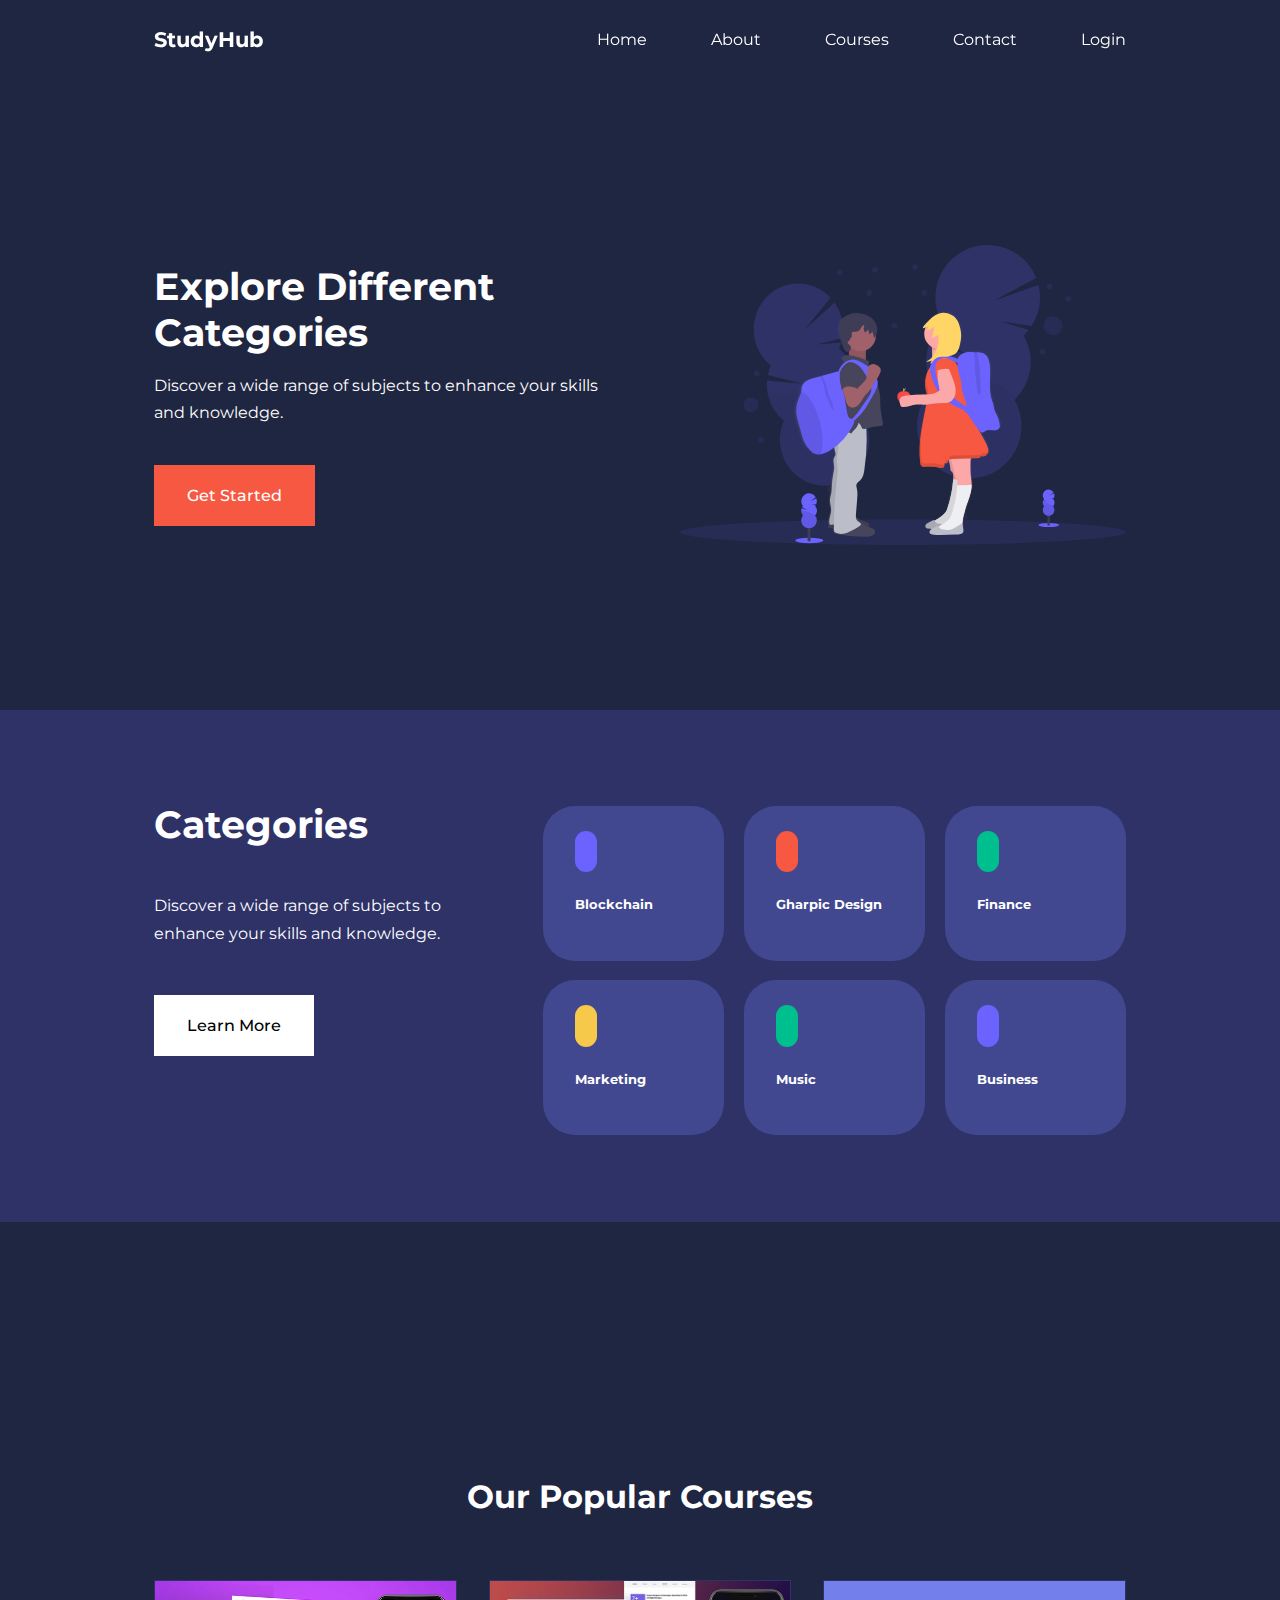
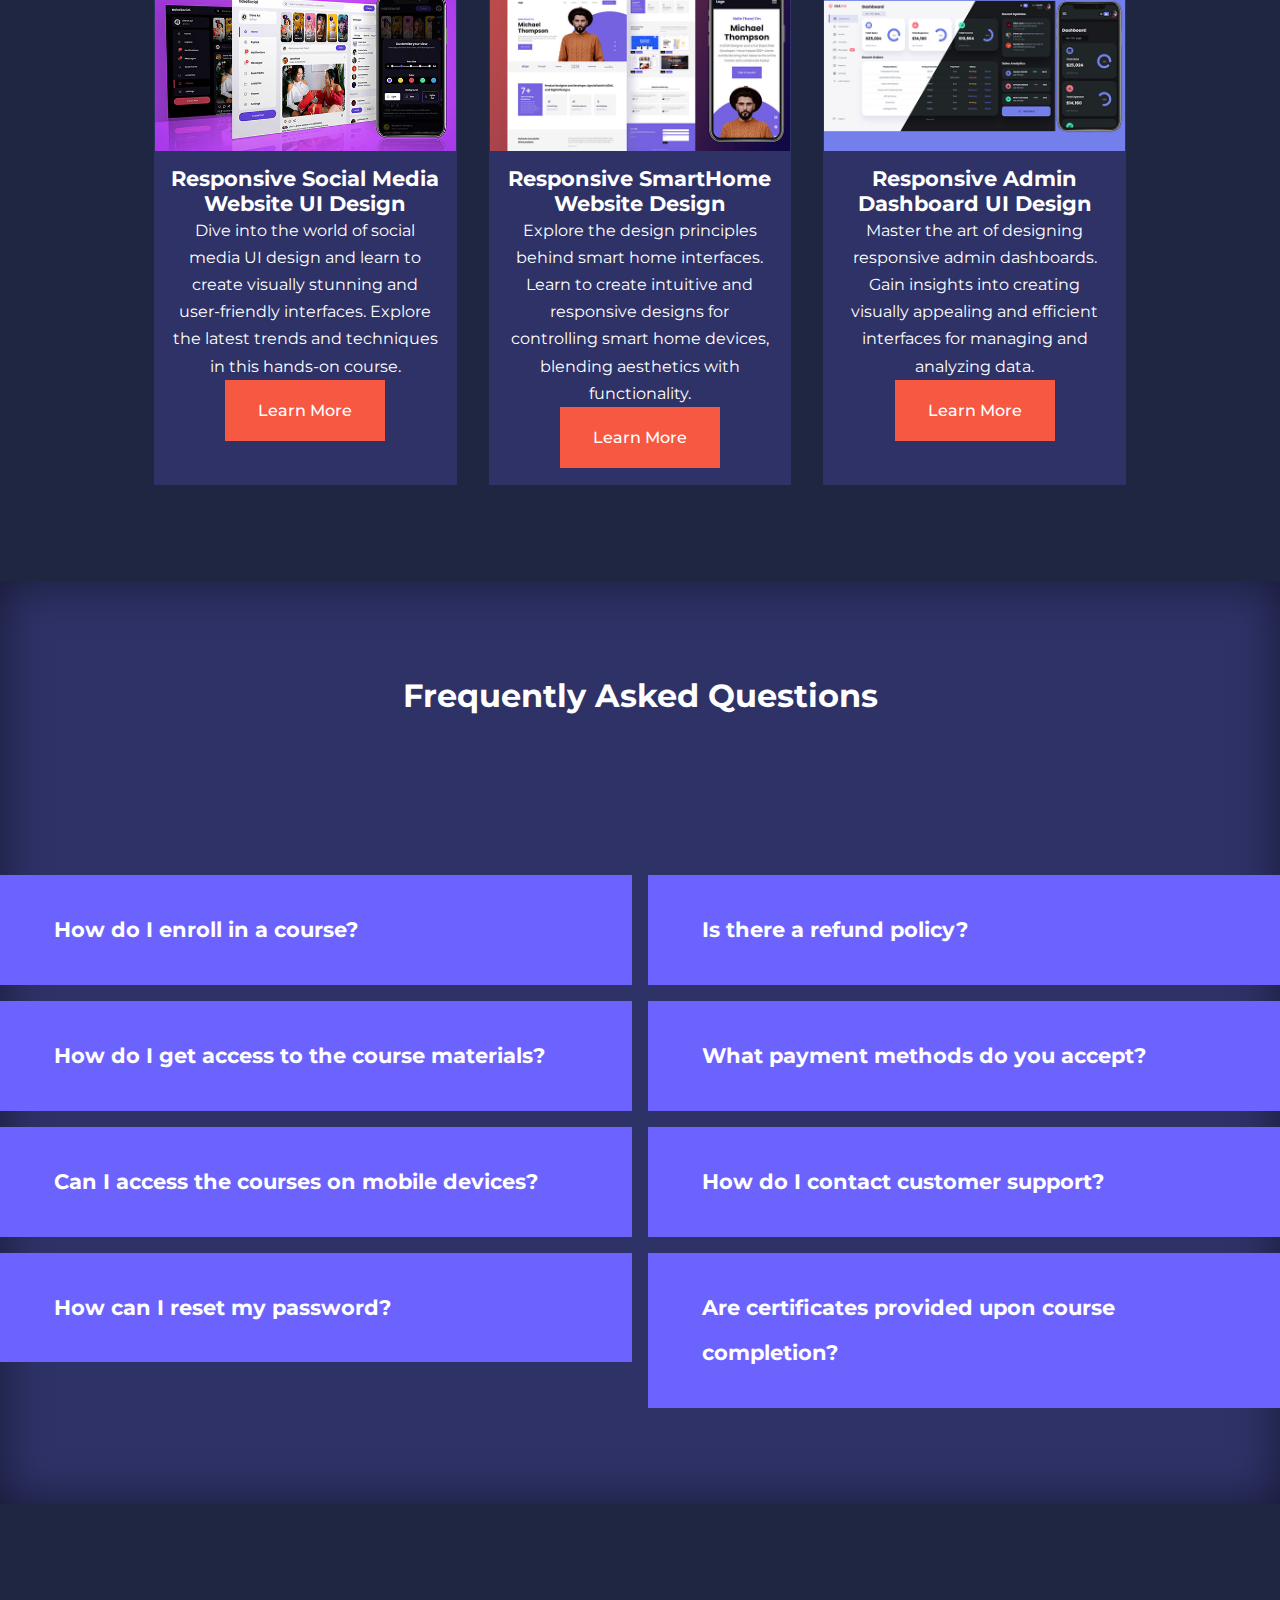
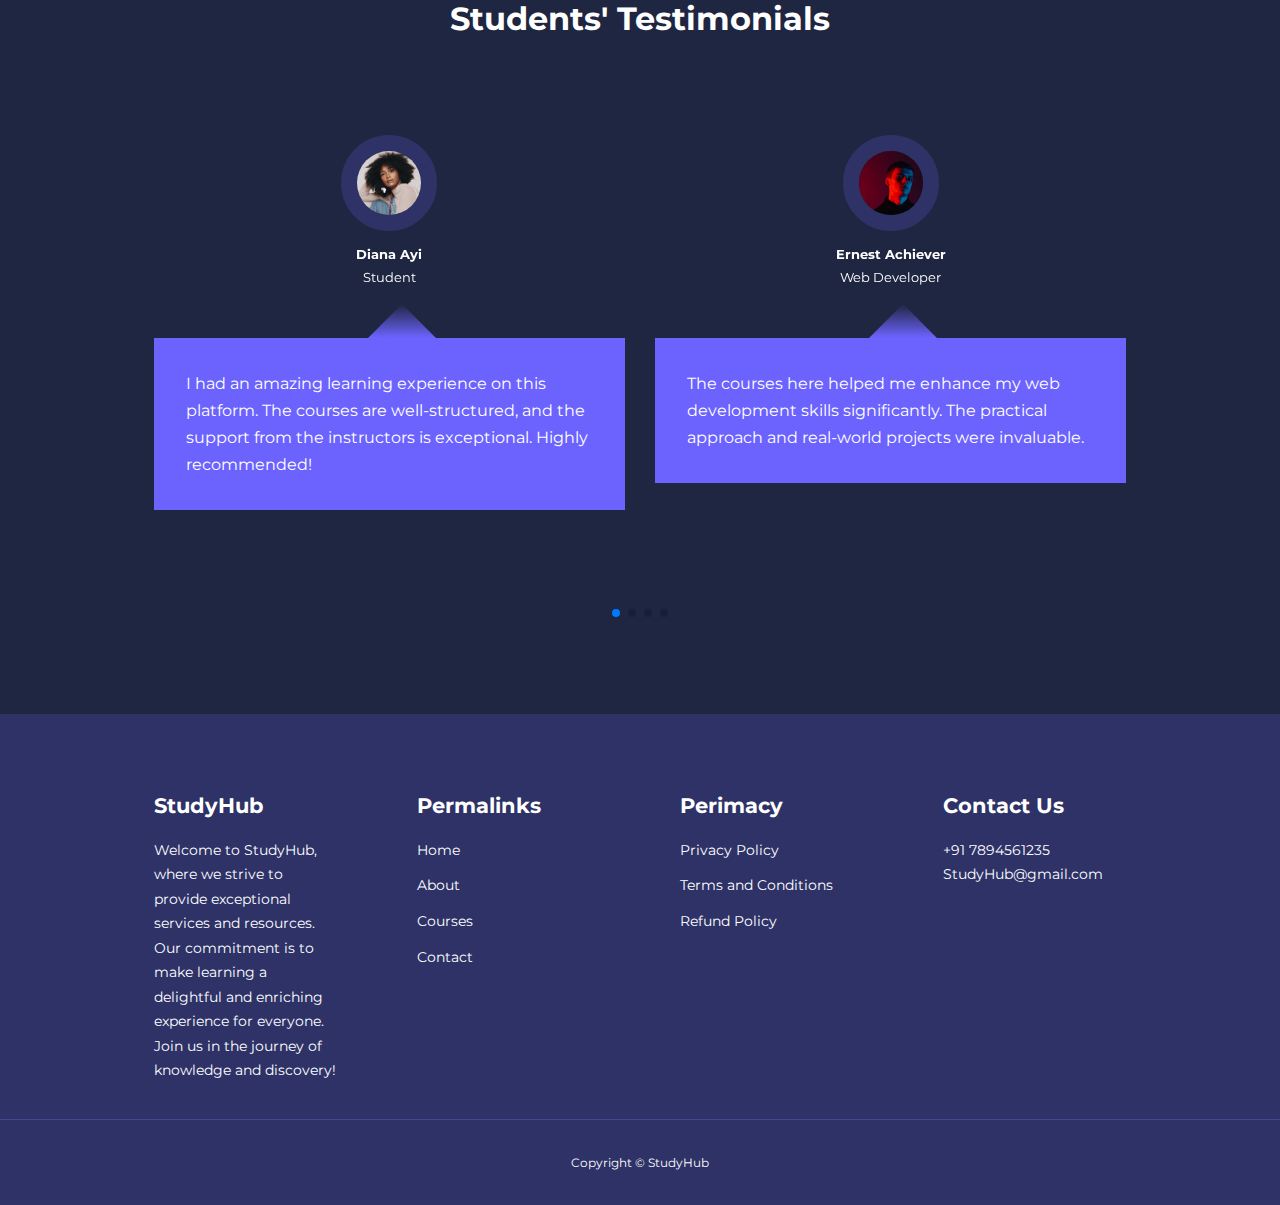
<file: Project/index.html>
<!DOCTYPE html>
<html lang="en">
<head>
    <meta charset="UTF-8">
    <meta name="viewport" content="width=device-width, initial-scale=1.0">
    <title>LMS</title>

    <!--ICONSCOUT CDN-->

    <link rel="stylesheet" href="https://unicons.iconscout.com/release/v4.0.8/css/line.css">

    <!-- GOOGLE FONTS (MONTSERRAT)-->
    <link rel="preconnect" href="https://fonts.googleapis.com">
    <link rel="preconnect" href="https://fonts.gstatic.com" crossorigin>
    <link href="https://fonts.googleapis.com/css2?family=Montserrat:ital,wght@0,300;0,400;0,500;0,600;0,700;0,900;1,800&display=swap"   
    rel="stylesheet">


    <!-- SWIPER JS -->
    <link rel="stylesheet" href="https://cdn.jsdelivr.net/npm/swiper@10/swiper-bundle.min.css"/>

    <link rel="stylesheet" href="./css/style.css">
</head>
<body>
    <nav>
        <div class="container nav_container">
            <a href="index.html"><h4>StudyHub</h4></a>
            <ul class="nav_menu">
                <li><a href="index.html">Home</a></li>
                <li><a href="about.html">About</a></li>
                <li><a href="courses.html">Courses</a></li>
                <li><a href="contact.html">Contact</a></li>
                <li><a href="login.html">Login</a></li>
            </ul>
            <button id="open-menu-btn"><i class="uil uil-bars"></i></button>
            <button id="close-menu-btn"><i class="uil uil-multiply"></i></button>
        </div>
    </nav>
    <!-- ========================== END OF NAV ==========================-->

<header>
    <div class="container header_container">
        <div class="header_left">
            <h1> Explore Different Categories</h1>
            <p>Discover a wide range of subjects to enhance your skills and knowledge. </p>
            <a href="courses.html" class="btn btn-primary">Get Started</a>
        </div>
        <div class="header_right">
            <div class="header_right-image">
                <img src="./images/header.svg">
            </div>

        </div>
    </div>
</header>
 <!-- ========================== END OF HEADER ==========================-->


  <section class="categories">
    <div class="container categories_container">
        <div class="categories_left">
            <h1>Categories</h1>
            <p>
                Discover a wide range of subjects to enhance your skills and knowledge.
            </p>
            <a href="#" class="btn">Learn More</a>
        </div>
        <div class="categories_right">
            <article class="category">
                <span class="category_icon"><i class="uil uil-bitcoin-circle"></i></span>
                <h5>Blockchain</h5>
               <!--<p>Have to come </p>-->
            </article>

            <article class="category">
                <span class="category_icon"><i class="uil uil-palette"></i></span>
                <h5>Gharpic Design</h5>
                <!--<p>Have to come </p>-->
            </article>

            <article class="category">
                <span class="category_icon"><i class="uil-usd-circle"></i></span>
                <h5>Finance</h5>
                <!--<p>Have to come </p>-->
            </article>
            <article class="category">
                <span class="category_icon"><i class="uil uil-megaphone"></i></span>
                <h5>Marketing</h5>
               <!--- <p>Have to come </p>-->
            </article>
            <article class="category">
                <span class="category_icon"><i class="uil uil-music"></i></span>
                <h5>Music</h5>
                <!--<p>Have to come </p>-->
            </article>
            <article class="category">
                <span class="category_icon"><i class="uil uil-puzzle-piece"></i></span>
                <h5>Business</h5>
               <!-- <p>Have to come </p>-->
            </article>
            
        </div>
    </div>
  </section>

   <!-- ========================== END OF CATOGARIES ==========================-->




   <section class="courses">
    <h2>Our Popular Courses</h2>
    <div class="container courses_container">
        <article class="course">
            <div class="course_image">
                <img src="./images/course1.jpg">
            </div>
            <div class="course_info">
            <h4>Responsive Social Media Website UI Design</h4>
            <p>
                Dive into the world of social media UI design and learn to create visually stunning and user-friendly interfaces. Explore the latest trends and techniques in this hands-on course.
            </p>
            <a href="courses.html" class="btn btn-primary">Learn More</a>
            </div>
        </article>

        <article class="course">
            <div class="course_image">
                <img src="./images/course2.jpg">
            </div>
            <div class="course_info">
            <h4>Responsive SmartHome Website Design</h4>
            <p>
                Explore the design principles behind smart home interfaces. Learn to create intuitive and responsive designs for controlling smart home devices, blending aesthetics with functionality. 
            </p>
            <a href="courses.html" class="btn btn-primary">Learn More</a>
            </div>
        </article>

        <article class="course">
            <div class="course_image">
                <img src="./images/course3.jpg">
            </div>
            <div class="course_info">
            <h4>Responsive Admin Dashboard UI Design</h4>
            <p>
                Master the art of designing responsive admin dashboards. Gain insights into creating visually appealing and efficient interfaces for managing and analyzing data.
            </p>
            <a href="courses.html" class="btn btn-primary">Learn More</a>
            </div>
        </article>

    </div>
   </section>


   
   <!-- ========================== END OF COURSES ==========================-->

   


   <section class="faqs">
    <h2>Frequently Asked Questions</h2>
    <div class="courses faqs_container">
        <article class="faq">
            <div class="faq_icon"><i class="uil uil-plus"></i></div>  
            <div class="question_answer">
            <h4>How do I enroll in a course?</h4>
            <p>
                To enroll in a course, simply navigate to the course page and click on the "Enroll" button. Follow the on-screen instructions to complete the enrollment process.  
            </p>
            </div>
        </article>

        <article class="faq">
            <div class="faq_icon"><i class="uil uil-plus"></i></div>  
            <div class="question_answer">
            <h4>Is there a refund policy?</h4>
            <p>
                Yes, we have a refund policy. If you are not satisfied with the course, you can request a refund within 30 days of purchase. Please review our <a href="refund-policy.html">refund policy</a> for more details.  
            </p>
            </div>
        </article>

        <article class="faq">
            <div class="faq_icon"><i class="uil uil-plus"></i></div>  
            <div class="question_answer">
            <h4>How do I get access to the course materials?</h4>
            <p>
                Once you enroll in a course, you will gain immediate access to the course materials. Simply log in to your account and navigate to the course page to start your learning journey. 
            </p>
            </div>
        </article>

        <article class="faq">
            <div class="faq_icon"><i class="uil uil-plus"></i></div>  
            <div class="question_answer">
            <h4>What payment methods do you accept?</h4>
            <p>
                We accept various payment methods, including UPI ,Credit Cards and PayPal. During the checkout process, you can choose the payment method that suits you best and complete your purchase securely. 
            </p>
            </div>
        </article>

        <article class="faq">
            <div class="faq_icon"><i class="uil uil-plus"></i></div>  
            <div class="question_answer">
            <h4>Can I access the courses on mobile devices?</h4>
            <p>
                Absolutely! Our platform is designed to be mobile-friendly. You can access your courses and learning materials on a wide range of devices, including smartphones and tablets. 
            </p>
            </div>
        </article>

        <article class="faq">
            <div class="faq_icon"><i class="uil uil-plus"></i></div>  
            <div class="question_answer">
            <h4>How do I contact customer support?</h4>
            <p>
                If you have any questions or need assistance, our customer support team is here to help. You can reach out to us through the <a href="contact.html">"Contact Page"</a>, and we'll respond as quickly as possible. 
            </p>
            </div>
        </article>

        <article class="faq">
            <div class="faq_icon"><i class="uil uil-plus"></i></div>  
            <div class="question_answer">
            <h4>How can I reset my password?</h4>
            <p>
                If you forget your password, you can easily reset it by clicking on the <a href="/Project/forgetpassword.html">"Forgot Password"</a> link on the login page. Follow the instructions sent to your email to create a new password. 
            </p>
            </div>
        </article>

        <article class="faq">
            <div class="faq_icon"><i class="uil uil-plus"></i></div>  
            <div class="question_answer">
            <h4>Are certificates provided upon course completion?</h4>
            <p>
                Yes, upon successful completion of a course, you will receive a certificate. You can download and share your certificate directly from your profile. 
            </p>
            </div>
        </article>
      </div>
   </section>
   <!-- ========================== END OF FAQs ==========================-->

<section class="container testimonials_container mySwiper">
    <h2>Students' Testimonials</h2>
    <div class="swiper-wrapper">
        <article class="testimonial swiper-slide">
         <div class="avatar">
            <img src="./images/avatar1.jpg">
         </div>   
         <div class="testimonial_info">
            <h5>Diana Ayi</h5>
            <small>Student</small>
         </div>
         <div class="testimonial_body">
            <p>I had an amazing learning experience on this platform. The courses are well-structured, and the support from the instructors is exceptional. Highly recommended!</p>
         </div>
        </article> 

        <article class="testimonial swiper-slide">
            <div class="avatar">
               <img src="./images/avatar2.jpg">
            </div>   
            <div class="testimonial_info">
               <h5>Ernest Achiever</h5>
               <small>Web Developer</small>
            </div>
            <div class="testimonial_body">
               <p>The courses here helped me enhance my web development skills significantly. The practical approach and real-world projects were invaluable.</p>
            </div>
           </article> 

           <article class="testimonial swiper-slide">
            <div class="avatar">
               <img src="./images/avatar3.jpg">
            </div>   
            <div class="testimonial_info">
               <h5>Edem Quist </h5>
               <small>Student</small>
            </div>
            <div class="testimonial_body">
               <p>I had an incredible learning journey on this platform. The courses are top-notch, and the community support is outstanding. Thank you for making education accessible and enjoyable!</p>
            </div>
           </article> 

           <article class="testimonial swiper-slide">
            <div class="avatar">
               <img src="./images/avatar4.jpg">
            </div>   
            <div class="testimonial_info">
               <h5>HAjia Bintu  </h5>
               <small>Student</small>
            </div>
            <div class="testimonial_body">
               <p>The web development courses here transformed my career. The hands-on projects gave me the confidence to take on real-world challenges. Highly recommend it to anyone serious about learning.</p>
            </div>
           </article> 

           <article class="testimonial swiper-slide">
            <div class="avatar">
               <img src="./images/avatar5.jpg">
            </div>   
            <div class="testimonial_info">
               <h5>Jane Doe</h5>
               <small>Student</small>
            </div>
            <div class="testimonial_body">
               <p>This platform is a game-changer! The courses are not only informative but also enjoyable. The instructors are knowledgeable, and the learning resources are comprehensive. Excited for what's next!</p>
            </div>
           </article> 
    </div>
    <div class="swiper-pagination"></div>
</section>

   <!-- ========================== END OF TESTIMONIAL ==========================-->



<footer class="footer">
    <div class="container footer_container">
        <div class="footer_1">
            <a href="index.html" class="footer_logo"><h4>StudyHub</h4></a>
            <p>
                Welcome to StudyHub, where we strive to provide exceptional services and resources. Our commitment is to make learning a delightful and enriching experience for everyone. Join us in the journey of knowledge and discovery!
            </p>
        </div>
        <div class="footer_2">
            <h4>Permalinks</h4>
            <ul class="permalinks">
                <li><a href="index.html">Home</a></li>
                <li><a href="about.html">About</a></li>
                <li><a href="courses.html">Courses</a></li>
                <li><a href="contact.html">Contact</a></li>
            </ul>
        </div>
        <div class="footer_3">
            <h4>Perimacy</h4>
            <ul class="permalinks">
                <li><a href="Privacy Policy.html">Privacy Policy</a></li>
                <li><a href="Tearms .html">Terms and Conditions</a></li>
                <li><a href="#">Refund Policy</a></li>
            </ul>
        </div>

        <div class="footer_4">
            <h4>Contact Us</h4>
            <div>
                <p>+91 7894561235</p>
                <p>StudyHub@gmail.com</p>
            </div>
            <ul class="footer_socials">
                <li><a href="#"><i class="uil uil-facebook-f"></i></a></li>
                <li><a href="#"><i class="uil uil-instagram-alt"></i></a></li>
                <li><a href="#"><i class="uil uil-twitter"></i></a></li>
                <li><a href="#"><i class="uil uil-link-alt"></i></a></li>
            </ul>
        </div>
    </div>
    <div class="footer_copyright">
        <small>Copyright &copy; StudyHub</small>
    </div>
</footer>



    <script src="https://cdn.jsdelivr.net/npm/swiper@10/swiper-bundle.min.js"></script>
    <script src="./main.js"></script>

                     
    <script>
        var swiper = new Swiper(".mySwiper", {
      slidesPerView: 1,
      spaceBetween: 30,
      pagination: {
        el: ".swiper-pagination",
        clickable: true,
      },
          // when window width is >= 600px
      breakpoints: {
        600: {
            slidesPerView: 2
        }
    }
    });


    </script>
</body>
</html>
</file>
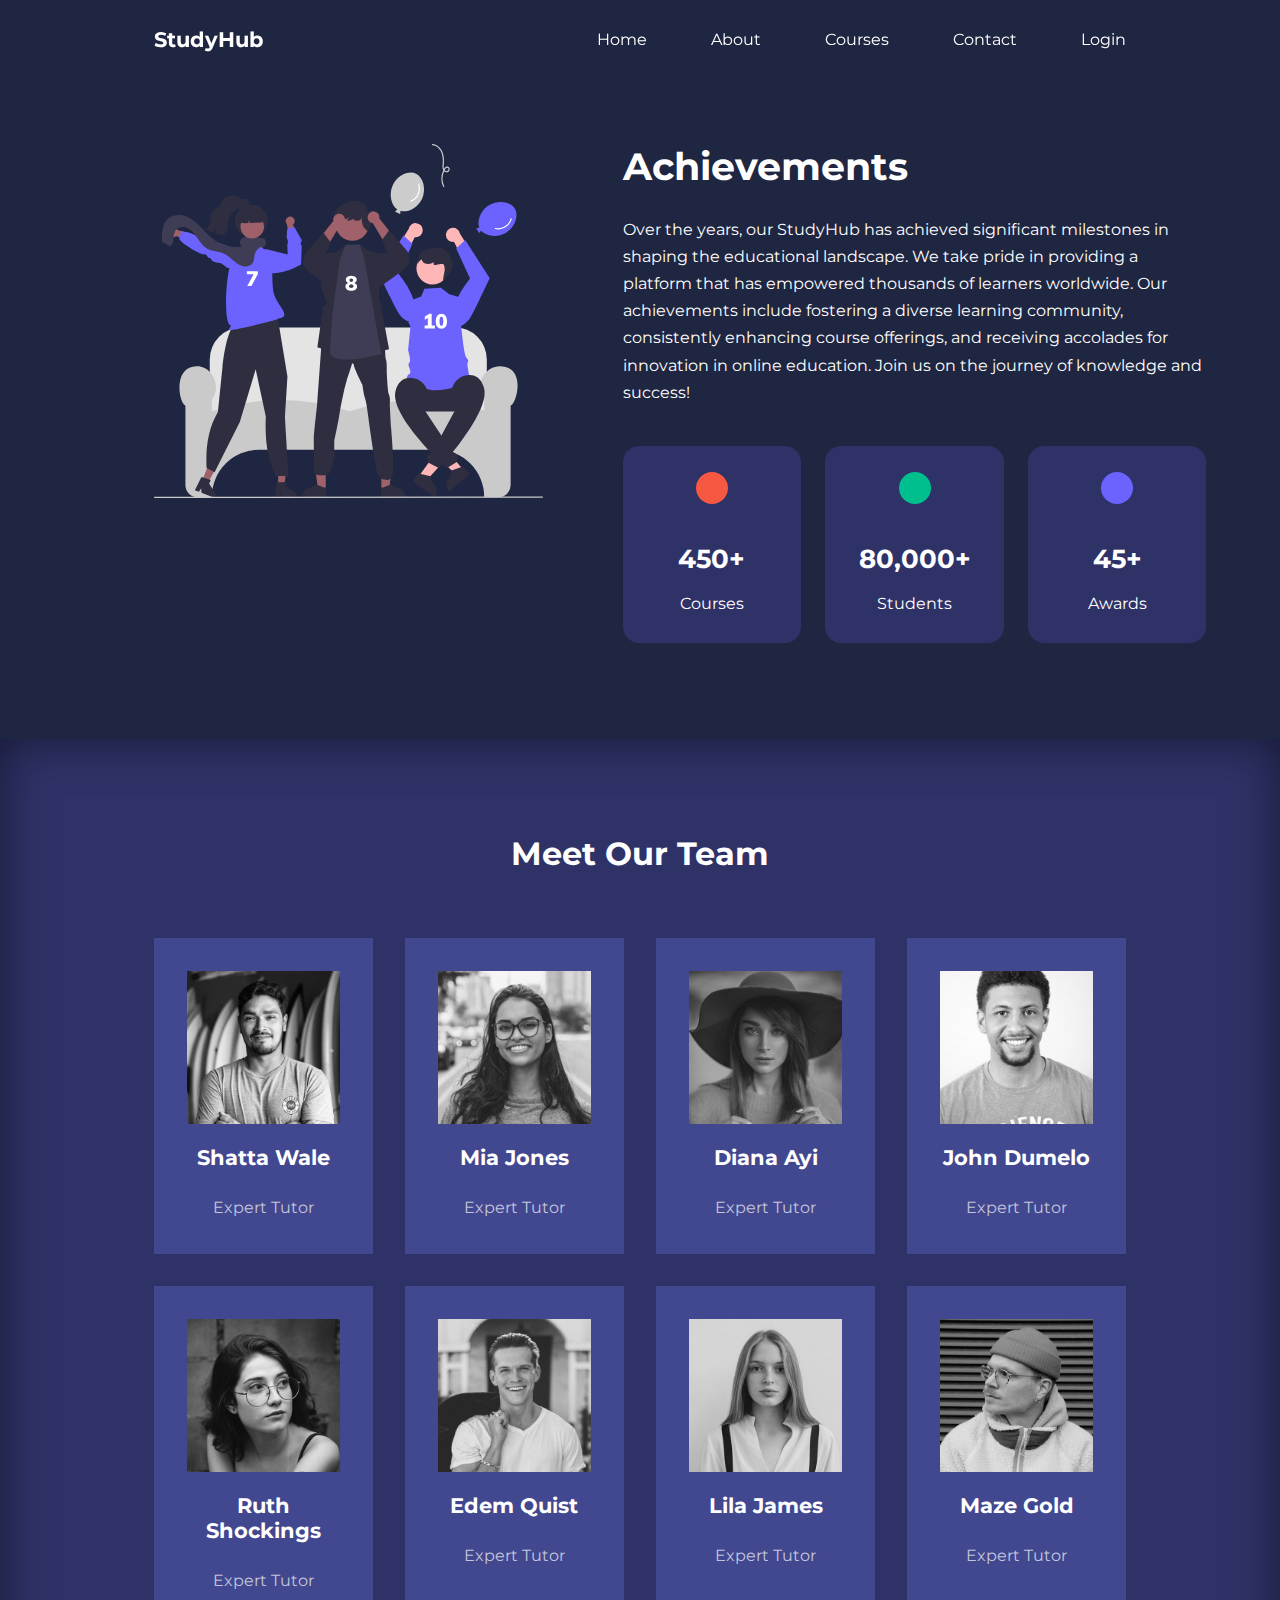
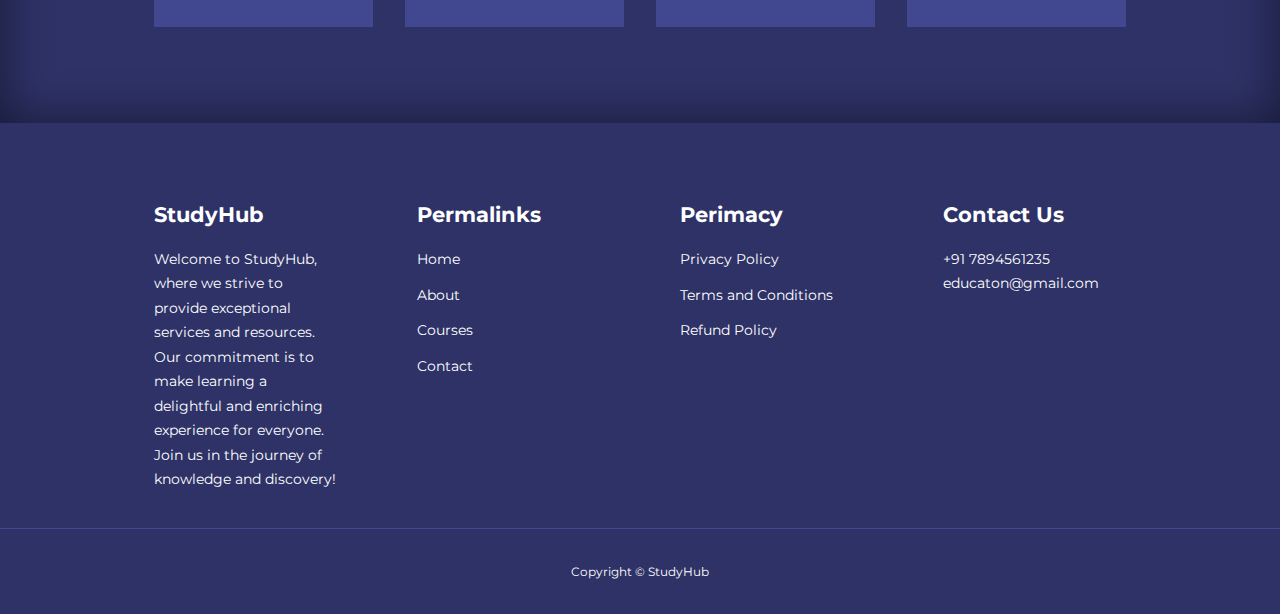
<file: Project/about.html>
<!DOCTYPE html>
<html lang="en">
<head>
    <meta charset="UTF-8">
    <meta name="viewport" content="width=device-width, initial-scale=1.0">
    <title>LMS</title>

    <!--ICONSCOUT CDN-->

    <link rel="stylesheet" href="https://unicons.iconscout.com/release/v4.0.8/css/line.css">

    <!-- GOOGLE FONTS (MONTSERRAT)-->
    <link rel="preconnect" href="https://fonts.googleapis.com">
    <link rel="preconnect" href="https://fonts.gstatic.com" crossorigin>
    <link href="https://fonts.googleapis.com/css2?family=Montserrat:ital,wght@0,300;0,400;0,500;0,600;0,700;0,900;1,800&display=swap"   
    rel="stylesheet">

    <link rel="stylesheet" href="./css/style.css">
    <link rel="stylesheet" href="./css/about.css">
</head>
<body>
    <nav>
        <div class="container nav_container">
            <a href="index.html"><h4>StudyHub</h4></a>
            <ul class="nav_menu">
                <li><a href="index.html">Home</a></li>
                <li><a href="about.html">About</a></li>
                <li><a href="courses.html">Courses</a></li>
                <li><a href="contact.html">Contact</a></li>
                <li><a href="login.html">Login</a></li>
            </ul>
            <button id="open-menu-btn"><i class="uil uil-bars"></i></button>
            <button id="close-menu-btn"><i class="uil uil-multiply"></i></button>
        </div>
    </nav>
    <!-- ========================== END OF NAV ==========================-->



    <section class="about_achievements">
        <div class="container about_achievements-container">
            <div class="about_achievements-left">
                <img src="./images/about achievements.svg">
            </div>
            <div class="about_achievements-right">
                <h1>Achievements</h1>
                <p>Over the years, our StudyHub has achieved significant milestones in shaping the educational landscape. We take pride in providing a platform that has empowered thousands of learners worldwide. Our achievements include fostering a diverse learning community, consistently enhancing course offerings, and receiving accolades for innovation in online education. Join us on the journey of knowledge and success!</p>
                <div class="achievements_cards">
                    <article class="achievement_card">
                        <span class="achievement_icon">
                            <i class="uil uil-video"></i>
                        </span>
                        <h3>450+</h3>
                        <p>Courses</p>
                    </article>
    
                    <article class="achievement_card">
                        <span class="achievement_icon">
                            <i class="uil uil-users-alt"></i>
                        </span>
                        <h3>80,000+</h3>
                        <p>Students</p>
                    </article>
    
                    <article class="achievement_card">
                        <span class="achievement_icon">
                            <i class="uil uil-trophy"></i>
                        </span>
                        <h3>45+</h3>
                        <p>Awards</p>
                    </article>
                </div>
            </div>
        </div>
    </section>
   <!-- ========================== END OF ACHIEVEMENTS ==========================-->


    <section class="team">
        <h2>Meet Our Team</h2>
        <div class="container team_container">
            <article class="team_member">
                <div class="team_member-image">
                    <img src="./images/tm1.jpg">
                </div>
                <div class="team_member-info">
                    <h4>Shatta Wale</h4>
                    <p>Expert Tutor</p>
                </div>
                <div class="team_member-socials">
                    <a href="https://instagram.com" target="_blank"><i class="uil uil-instagram"></i></a>
                    <a href="https://twitter.com" target="_blank"><i class="uil uil-twitter-alt"></i></a>
                    <a href="https://linkedin.com" target="_blank"><i class="uil uil-linkedin"></i></a>
                </div>
            </article>

            <article class="team_member">
                <div class="team_member-image">
                    <img src="./images/tm2.jpg">
                </div>
                <div class="team_member-info">
                    <h4>Mia Jones</h4>
                    <p>Expert Tutor</p>
                </div>
                <div class="team_member-socials">
                    <a href="https://instagram.com" target="_blank"><i class="uil uil-instagram"></i></a>
                    <a href="https://twitter.com" target="_blank"><i class="uil uil-twitter-alt"></i></a>
                    <a href="https://linkedin.com" target="_blank"><i class="uil uil-linkedin"></i></a>
                </div>
            </article>

            <article class="team_member">
                <div class="team_member-image">
                    <img src="./images/tm3.jpg">
                </div>
                <div class="team_member-info">
                    <h4>Diana Ayi</h4>
                    <p>Expert Tutor</p>
                </div>
                <div class="team_member-socials">
                    <a href="https://instagram.com" target="_blank"><i class="uil uil-instagram"></i></a>
                    <a href="https://twitter.com" target="_blank"><i class="uil uil-twitter-alt"></i></a>
                    <a href="https://linkedin.com" target="_blank"><i class="uil uil-linkedin"></i></a>
                </div>
            </article>

            <article class="team_member">
                <div class="team_member-image">
                    <img src="./images/tm4.jpg">
                </div>
                <div class="team_member-info">
                    <h4>John Dumelo</h4>
                    <p>Expert Tutor</p>
                </div>
                <div class="team_member-socials">
                    <a href="https://instagram.com" target="_blank"><i class="uil uil-instagram"></i></a>
                    <a href="https://twitter.com" target="_blank"><i class="uil uil-twitter-alt"></i></a>
                    <a href="https://linkedin.com" target="_blank"><i class="uil uil-linkedin"></i></a>
                </div>
            </article>

            <article class="team_member">
                <div class="team_member-image">
                    <img src="./images/tm5.jpg">
                </div>
                <div class="team_member-info">
                    <h4>Ruth Shockings</h4>
                    <p>Expert Tutor</p>
                </div>
                <div class="team_member-socials">
                    <a href="https://instagram.com" target="_blank"><i class="uil uil-instagram"></i></a>
                    <a href="https://twitter.com" target="_blank"><i class="uil uil-twitter-alt"></i></a>
                    <a href="https://linkedin.com" target="_blank"><i class="uil uil-linkedin"></i></a>
                </div>
            </article>

            <article class="team_member">
                <div class="team_member-image">
                    <img src="./images/tm6.jpg">
                </div>
                <div class="team_member-info">
                    <h4>Edem Quist</h4>
                    <p>Expert Tutor</p>
                </div>
                <div class="team_member-socials">
                    <a href="https://instagram.com" target="_blank"><i class="uil uil-instagram"></i></a>
                    <a href="https://twitter.com" target="_blank"><i class="uil uil-twitter-alt"></i></a>
                    <a href="https://linkedin.com" target="_blank"><i class="uil uil-linkedin"></i></a>
                </div>
            </article>

            <article class="team_member">
                <div class="team_member-image">
                    <img src="./images/tm7.jpg">
                </div>
                <div class="team_member-info">
                    <h4>Lila James</h4>
                    <p>Expert Tutor</p>
                </div>
                <div class="team_member-socials">
                    <a href="https://instagram.com" target="_blank"><i class="uil uil-instagram"></i></a>
                    <a href="https://twitter.com" target="_blank"><i class="uil uil-twitter-alt"></i></a>
                    <a href="https://linkedin.com" target="_blank"><i class="uil uil-linkedin"></i></a>
                </div>
            </article>

            <article class="team_member">
                <div class="team_member-image">
                    <img src="./images/tm8.jpg">
                </div>
                <div class="team_member-info">
                    <h4>Maze Gold</h4>
                    <p>Expert Tutor</p>
                </div>
                <div class="team_member-socials">
                    <a href="https://instagram.com" target="_blank"><i class="uil uil-instagram"></i></a>
                    <a href="https://twitter.com" target="_blank"><i class="uil uil-twitter-alt"></i></a>
                    <a href="https://linkedin.com" target="_blank"><i class="uil uil-linkedin"></i></a>
                </div>
            </article>
        </div>
    </section>

   <!-- ========================== END OF TEAM ==========================-->



    

    <footer class="footer">
        <div class="container footer_container">
            <div class="footer_1">
                <a href="index.html" class="footer_logo"><h4>StudyHub</h4></a>
                <p>
                    Welcome to StudyHub, where we strive to provide exceptional services and resources. Our commitment is to make learning a delightful and enriching experience for everyone. Join us in the journey of knowledge and discovery!
                </p>
            </div>
            <div class="footer_2">
                <h4>Permalinks</h4>
                <ul class="permalinks">
                    <li><a href="index.html">Home</a></li>
                    <li><a href="about.html">About</a></li>
                    <li><a href="courses.html">Courses</a></li>
                    <li><a href="contact.html">Contact</a></li>
                </ul>
            </div>
            <div class="footer_3">
                <h4>Perimacy</h4>
                <ul class="permalinks">
                    <li><a href="Privacy Policy.html">Privacy Policy</a></li>
                    <li><a href="Tearms .html">Terms and Conditions</a></li>
                    <li><a href="#">Refund Policy</a></li>
                </ul>
            </div>
    
            <div class="footer_4">
                <h4>Contact Us</h4>
                <div>
                    <p>+91 7894561235</p>
                    <p>educaton@gmail.com</p>
                </div>
                <ul class="footer_socials">
                    <li><a href="#"><i class="uil uil-facebook-f"></i></a></li>
                    <li><a href="#"><i class="uil uil-instagram-alt"></i></a></li>
                    <li><a href="#"><i class="uil uil-twitter"></i></a></li>
                    <li><a href="#"><i class="uil uil-link-alt"></i></a></li>
                </ul>
            </div>
        </div>
        <div class="footer_copyright">
            <small>Copyright &copy; StudyHub</small>
        </div>
    </footer>
    
    
    
        <script src="./main.js"></script>
</body>
</html>
</file>
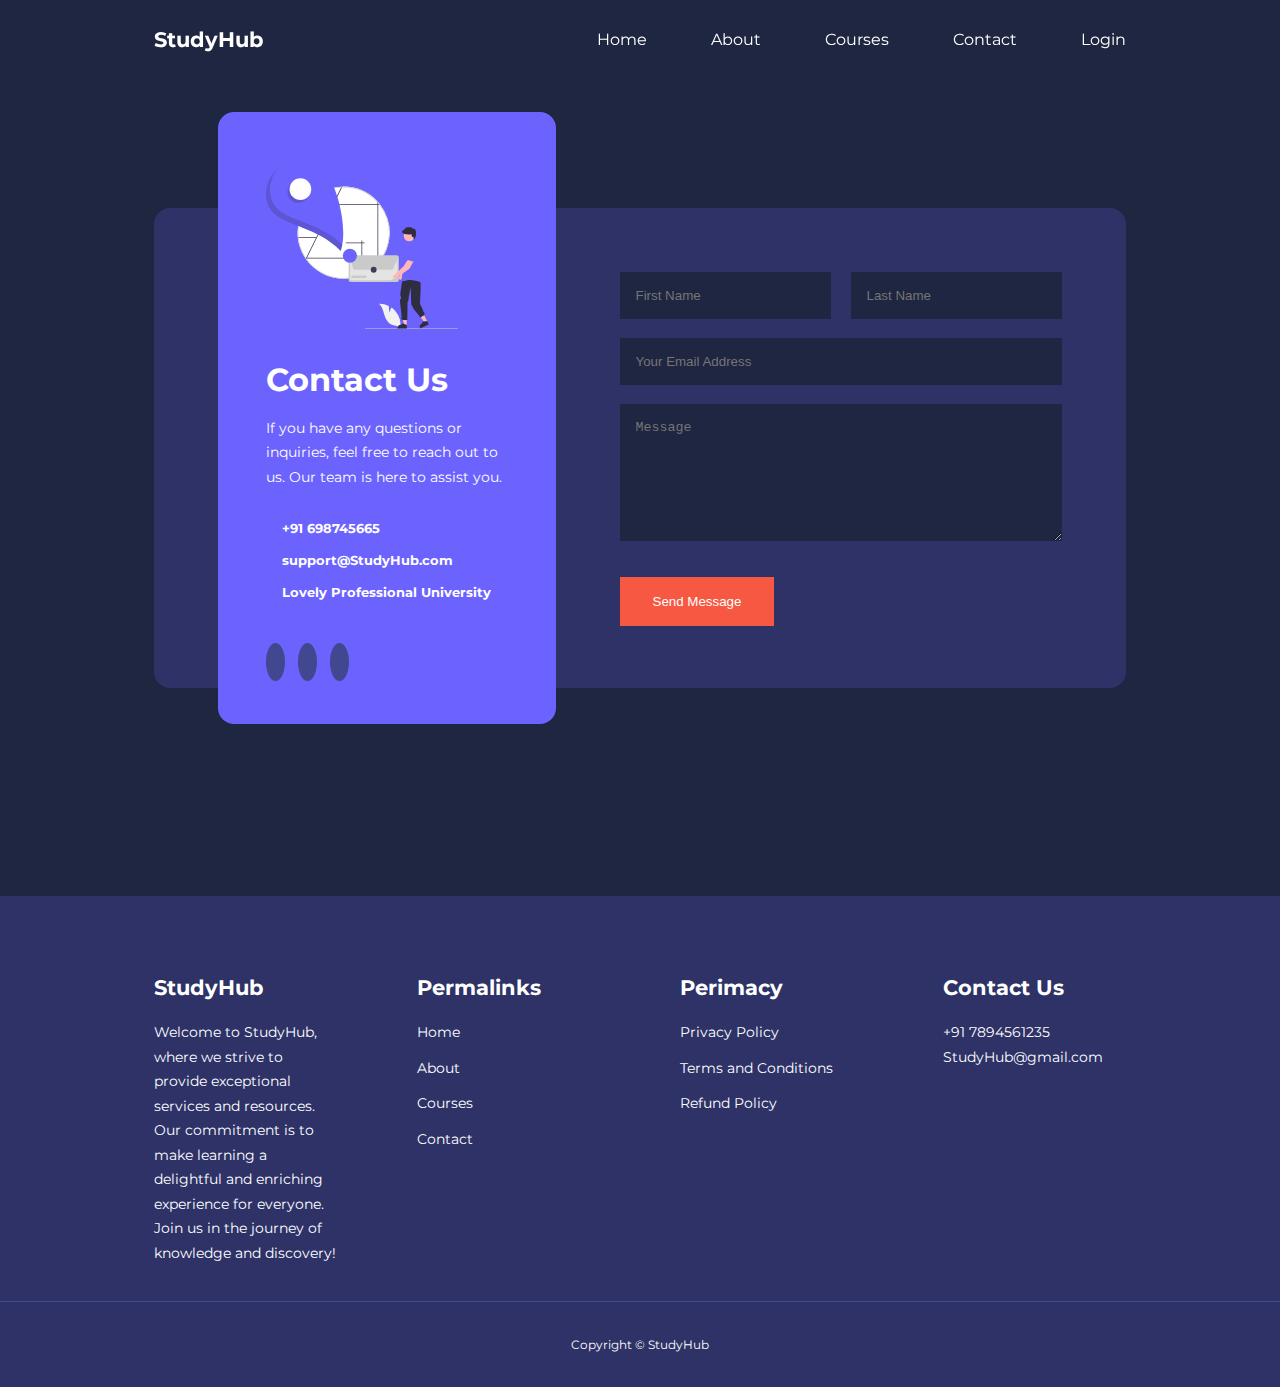
<file: Project/contact.html>
<!DOCTYPE html>
<html lang="en">
<head>
    <meta charset="UTF-8">
    <meta name="viewport" content="width=device-width, initial-scale=1.0">
    <title>LMS</title>

    <!--ICONSCOUT CDN-->

    <link rel="stylesheet" href="https://unicons.iconscout.com/release/v4.0.8/css/line.css">

    <!-- GOOGLE FONTS (MONTSERRAT)-->
    <link rel="preconnect" href="https://fonts.googleapis.com">
    <link rel="preconnect" href="https://fonts.gstatic.com" crossorigin>
    <link href="https://fonts.googleapis.com/css2?family=Montserrat:ital,wght@0,300;0,400;0,500;0,600;0,700;0,900;1,800&display=swap"   
    rel="stylesheet">

    <link rel="stylesheet" href="./css/style.css">
    <link rel="stylesheet" href="./css/contact.css">
</head>
<body>
    <nav>
        <div class="container nav_container">
            <a href="index.html"><h4>StudyHub</h4></a>
            <ul class="nav_menu">
                <li><a href="index.html">Home</a></li>
                <li><a href="about.html">About</a></li>
                <li><a href="courses.html">Courses</a></li>
                <li><a href="contact.html">Contact</a></li>
                <li><a href="login.html">Login</a></li>
            </ul>
            <button id="open-menu-btn"><i class="uil uil-bars"></i></button>
            <button id="close-menu-btn"><i class="uil uil-multiply"></i></button>
        </div>
    </nav>
    <!-- ========================== END OF NAV ==========================-->

    <section class="contact">
        <div class="container contact_container">
            <aside class="contact_aside">
                <div class="aside_image">
                    <img src="./images/contact.svg">
                </div>
                <h2>Contact Us</h2>
                <p>If you have any questions or inquiries, feel free to reach out to us. Our team is here to assist you.</p>
                <ul class="contact_details">
                    <li>
                        <i class="uil uil-phone-times"></i>
                        <h5>+91 698745665</h5>
                    </li>
                    <li>
                        <i class="uil uil-envelope"></i>
                        <h5>support@StudyHub.com</h5>
                    </li>
                    <li>
                        <i class="uil uil-location-point"></i>
                        <h5>Lovely Professional University</h5>
                    </li>      
                </ul>
                <ul class="contact_socials">
                    
                    <li><a href="https://instagram.com"><i class="uil uil-instagram"></i></a></li>
                    <li><a href="https://twitter.com"><i class="uil uil-twitter-alt"></i></a></li>
                    <li><a href="https://facbook.com"><i class="uil uil-facebook"></i></a></li>

                </ul>
                </aside>
                <!--  =============== SERVER ===========================  -->


                <form action="https://formspree.io/f/mleyznlv" method="post" class="contact_form">
                    <div class="form_name">
                        <input type="text" name="First Name" placeholder="First Name" required>
                        <input type="text" name="Last Name" placeholder="Last Name" required>
                    </div>
                    <input type="email" name="Email Address" placeholder="Your Email Address" required>
                    <textarea name="Message" rows="7" placeholder="Message" required></textarea>
                    <button type="submit" class="btn btn-primary">Send Message</button>
                </form>
        </div>
    </section>

                     <!-- =============== SERVER IS END  =========================== -->







    <footer class="footer">
    <div class="container footer_container">
        <div class="footer_1">
            <a href="index.html" class="footer_logo"><h4>StudyHub</h4></a>
            <p>
                Welcome to StudyHub, where we strive to provide exceptional services and resources. Our commitment is to make learning a delightful and enriching experience for everyone. Join us in the journey of knowledge and discovery!
            </p>
        </div>
        <div class="footer_2">
            <h4>Permalinks</h4>
            <ul class="permalinks">
                <li><a href="index.html">Home</a></li>
                <li><a href="about.html">About</a></li>
                <li><a href="courses.html">Courses</a></li>
                <li><a href="contact.html">Contact</a></li>
            </ul>
        </div>
        <div class="footer_3">
            <h4>Perimacy</h4>
            <ul class="permalinks">
                <li><a href="Privacy Policy.html">Privacy Policy</a></li>
                <li><a href="Tearms .html">Terms and Conditions</a></li>
                <li><a href="#">Refund Policy</a></li>
            </ul>
        </div>

        <div class="footer_4">
            <h4>Contact Us</h4>
            <div>
                <p>+91 7894561235</p>
                <p>StudyHub@gmail.com</p>
            </div>
            <ul class="footer_socials">
                <li><a href="#"><i class="uil uil-facebook-f"></i></a></li>
                <li><a href="#"><i class="uil uil-instagram-alt"></i></a></li>
                <li><a href="#"><i class="uil uil-twitter"></i></a></li>
                <li><a href="#"><i class="uil uil-link-alt"></i></a></li>
            </ul>
        </div>
    </div>
    <div class="footer_copyright">
        <small>Copyright &copy; StudyHub</small>
    </div>
</footer>



    <script src="https://cdn.jsdelivr.net/npm/swiper@10/swiper-bundle.min.js"></script>
    <script src="./main.js"></script>


    <script>
        var swiper = new Swiper(".mySwiper", {
      slidesPerView: 1,
      spaceBetween: 30,
      pagination: {
        el: ".swiper-pagination",
        clickable: true,
      },
          // when window width is >= 600px
      breakpoints: {
        600: {
            slidesPerView: 2
        }
    }
    });


    </script>
</body>
</html>
</file>
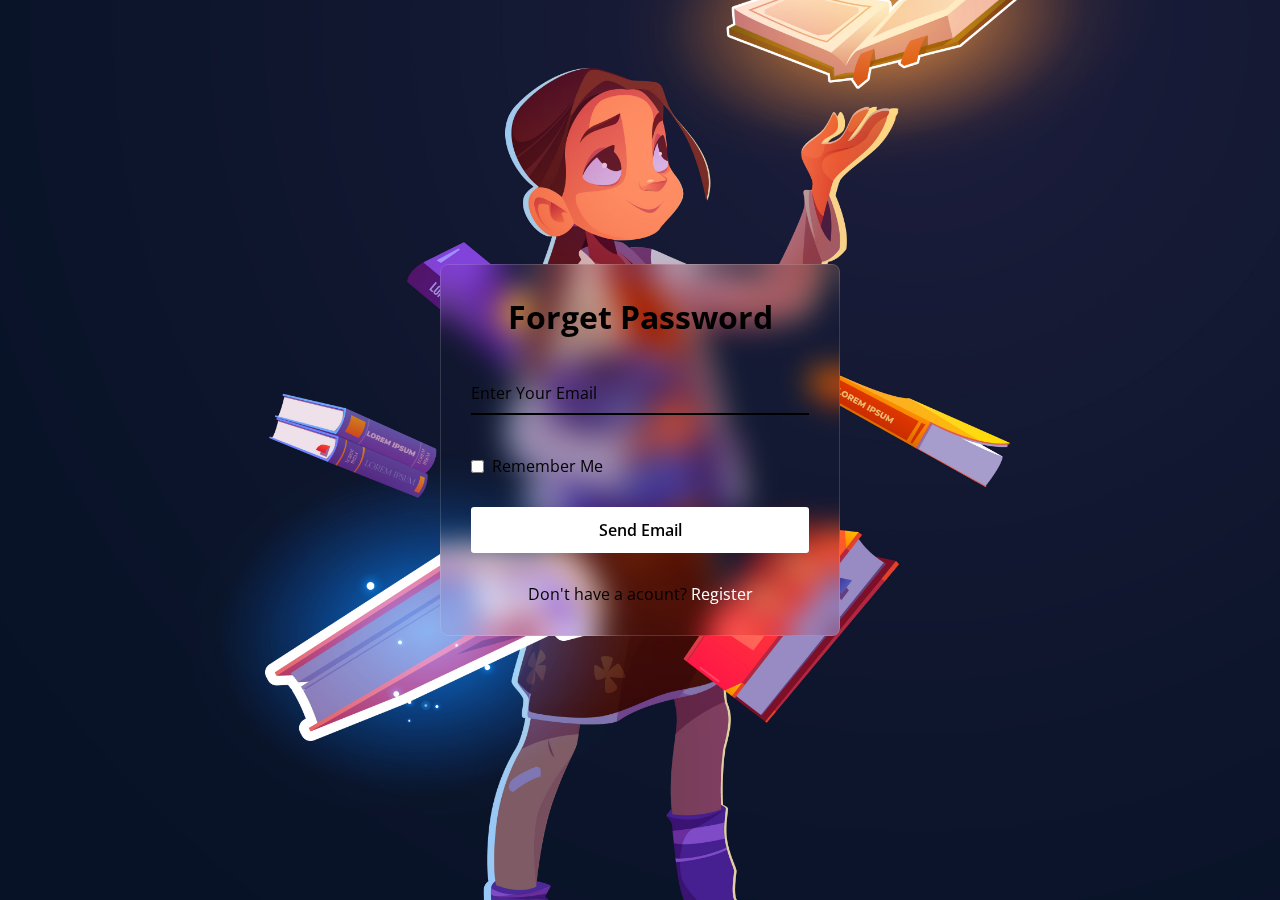
<file: Project/forgetpassword.html>
<!DOCTYPE html>
<html lang="en">
<head>
    <meta charset="UTF-8">
    <meta name="viewport" content="width=device-width, initial-scale=1.0">
    <title>Document</title>
    <link rel="stylesheet" href="/Project/css/forget.css">
</head>
<body>
    <div class="container">
        <form action="#">
            <h2>Forget Password</h2>
            <div class="input-text">
                <input type="email" required>
                <label>Enter Your Email</label>
            </div>
            <div class="forget">
                <label for="remember">
                    <input type="checkbox" id="remember">
                    <p>Remember Me</p>
                </label>
            </div>
            <button type="submit">Send Email</button>
            <div class="register">
                <p>Don't have a acount? <a href="login.html">Register</a></p>
            </div>
        </form>
    </div>
</body>
</html>
</file>
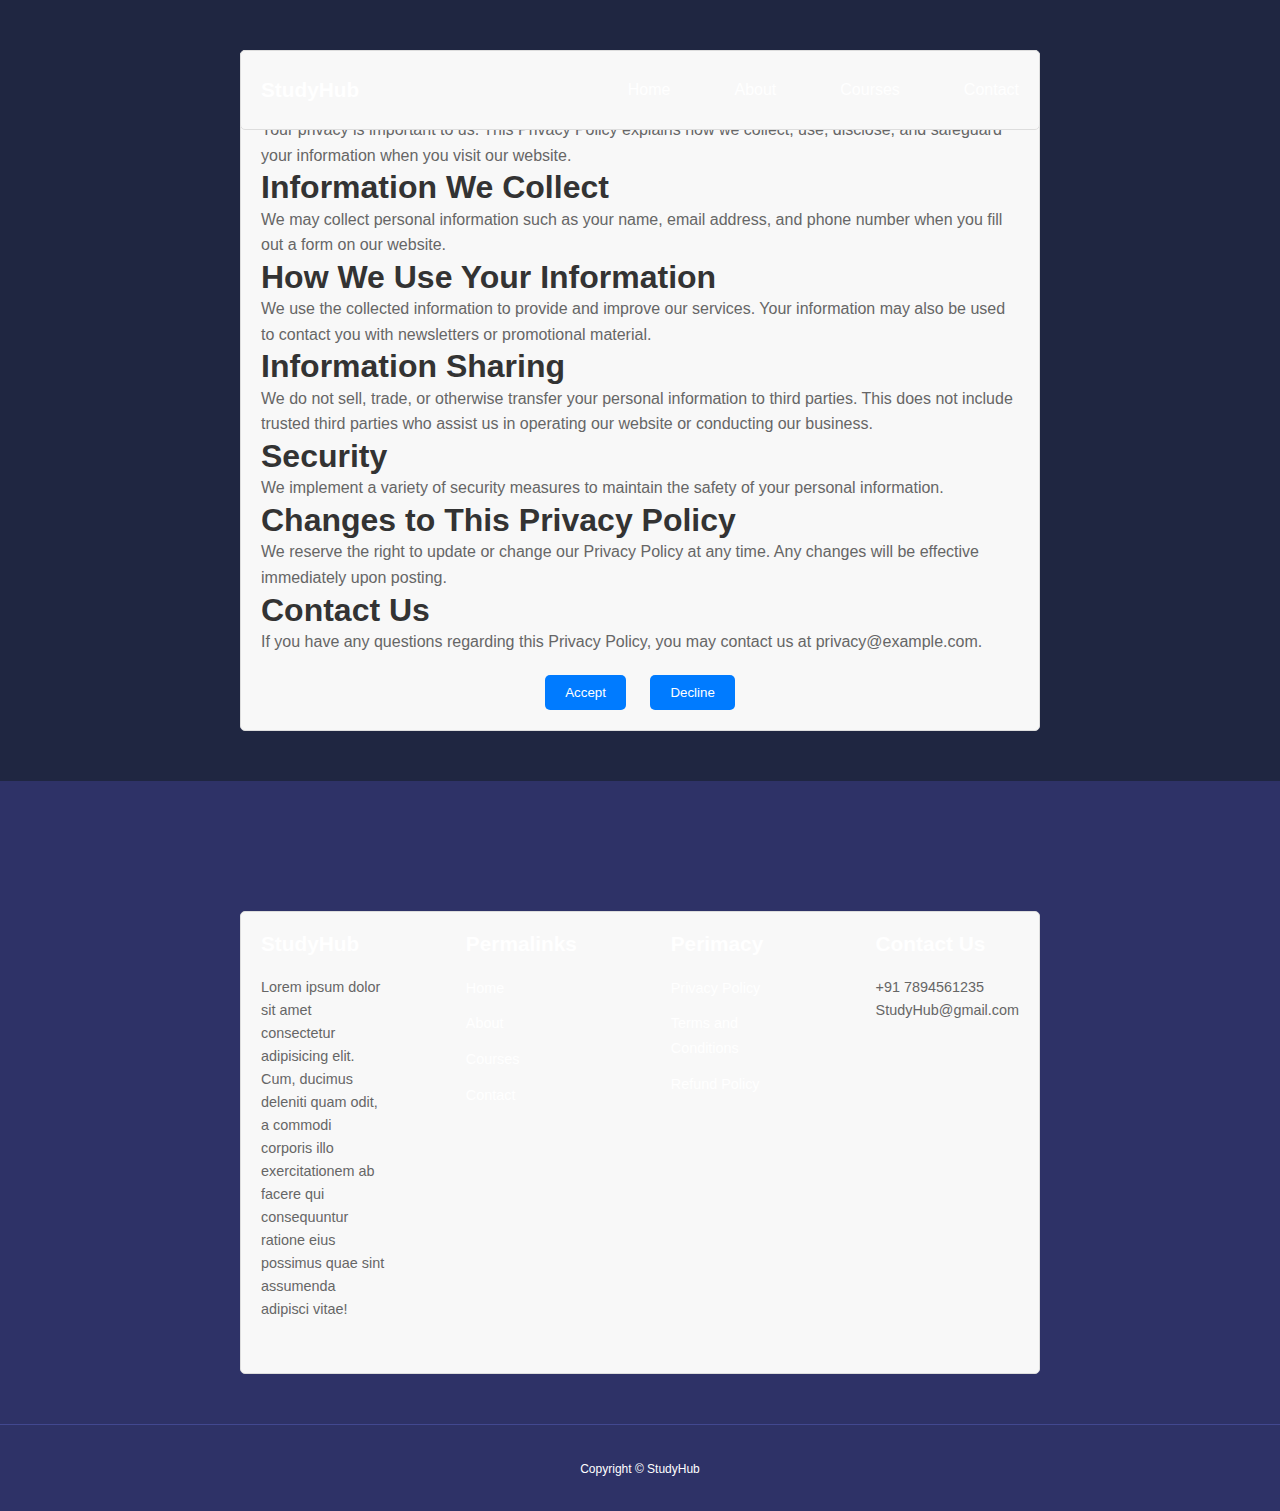
<file: Project/Privacy Policy.html>
<!DOCTYPE html>
<html lang="en">
<head>
    <meta charset="UTF-8">
    <meta name="viewport" content="width=device-width, initial-scale=1.0">
    <title>LMS</title>

    <!--ICONSCOUT CDN-->

    <link rel="stylesheet" href="https://unicons.iconscout.com/release/v4.0.8/css/line.css">

    <!-- GOOGLE FONTS (MONTSERRAT)-->
    <link rel="preconnect" href="https://fonts.googleapis.com">
    <link rel="preconnect" href="https://fonts.gstatic.com" crossorigin>
    <link href="https://fonts.googleapis.com/css2?family=Montserrat:ital,wght@0,300;0,400;0,500;0,600;0,700;0,900;1,800&display=swap"   
    rel="stylesheet">


    <!-- SWIPER JS -->
    <link rel="stylesheet" href="https://cdn.jsdelivr.net/npm/swiper@10/swiper-bundle.min.css"/>

    <link rel="stylesheet" href="./css/style.css">
    <link rel="stylesheet" href="./css/tearm.css">
</head>
<body>
    <nav>
        <div class="container nav_container">
            <a href="index.html"><h4>StudyHub</h4></a>
            <ul class="nav_menu">
                <li><a href="index.html">Home</a></li>
                <li><a href="about.html">About</a></li>
                <li><a href="courses.html">Courses</a></li>
                <li><a href="contact.html">Contact</a></li>
            </ul>
            <button id="open-menu-btn"><i class="uil uil-bars"></i></button>
            <button id="close-menu-btn"><i class="uil uil-multiply"></i></button>
        </div>
    </nav>
    <!-- ========================== END OF NAV ==========================-->

    <div class="container">
        <h1>Privacy Policy</h1>

        <p>Your privacy is important to us. This Privacy Policy explains how we collect, use, disclose, and safeguard your information when you visit our website.</p>

        <h2>Information We Collect</h2>
        <p>We may collect personal information such as your name, email address, and phone number when you fill out a form on our website.</p>

        <h2>How We Use Your Information</h2>
        <p>We use the collected information to provide and improve our services. Your information may also be used to contact you with newsletters or promotional material.</p>

        <h2>Information Sharing</h2>
        <p>We do not sell, trade, or otherwise transfer your personal information to third parties. This does not include trusted third parties who assist us in operating our website or conducting our business.</p>

        <h2>Security</h2>
        <p>We implement a variety of security measures to maintain the safety of your personal information.</p>

        <h2>Changes to This Privacy Policy</h2>
        <p>We reserve the right to update or change our Privacy Policy at any time. Any changes will be effective immediately upon posting.</p>

        <h2>Contact Us</h2>
        <p>If you have any questions regarding this Privacy Policy, you may contact us at privacy@example.com.</p>

        <!-- Buttons for user interaction -->
        <div class="button-container">
            <button onclick="acceptPrivacy()">Accept</button>
            <button onclick="declinePrivacy()">Decline</button>
        </div>

    </div>

    <script>
        function acceptPrivacy() {
            alert('Thank you for accepting our Privacy Policy.');
        }

        function declinePrivacy() {
            alert('If you decline, certain features of the website may be unavailable.');
        }
    </script>












 <footer class="footer">
    <div class="container footer_container">
        <div class="footer_1">
            <a href="index.html" class="footer_logo"><h4>StudyHub</h4></a>
            <p>
                Lorem ipsum dolor sit amet consectetur adipisicing elit. Cum, ducimus deleniti quam odit, a commodi corporis illo exercitationem ab facere qui consequuntur ratione eius possimus quae sint assumenda adipisci vitae!
            </p>
        </div>
        <div class="footer_2">
            <h4>Permalinks</h4>
            <ul class="permalinks">
                <li><a href="index.html">Home</a></li>
                <li><a href="about.html">About</a></li>
                <li><a href="courses.html">Courses</a></li>
                <li><a href="contact.html">Contact</a></li>
            </ul>
        </div>
        <div class="footer_3">
            <h4>Perimacy</h4>
            <ul class="permalinks">
                <li><a href="#">Privacy Policy</a></li>
                <li><a href="#">Terms and Conditions</a></li>
                <li><a href="#">Refund Policy</a></li>
            </ul>
        </div>

        <div class="footer_4">
            <h4>Contact Us</h4>
            <div>
                <p>+91 7894561235</p>
                <p>StudyHub@gmail.com</p>
            </div>
            <ul class="footer_socials">
                <li><a href="#"><i class="uil uil-facebook-f"></i></a></li>
                <li><a href="#"><i class="uil uil-instagram-alt"></i></a></li>
                <li><a href="#"><i class="uil uil-twitter"></i></a></li>
                <li><a href="#"><i class="uil uil-link-alt"></i></a></li>
            </ul>
        </div>
    </div>
    <div class="footer_copyright">
        <small>Copyright &copy; StudyHub</small>
    </div>
</footer>



    <script src="https://cdn.jsdelivr.net/npm/swiper@10/swiper-bundle.min.js"></script>
    <script src="./main.js"></script>

                     
    <script>
        var swiper = new Swiper(".mySwiper", {
      slidesPerView: 1,
      spaceBetween: 30,
      pagination: {
        el: ".swiper-pagination",
        clickable: true,
      },
          // when window width is >= 600px
      breakpoints: {
        600: {
            slidesPerView: 2
        }
    }
    });


    </script>
</body>
</html>
</file>
<file: Project/css/style.css>
* {
    margin: 0;
    padding: 0;
    border: 0;
    outline: 0;
    text-decoration: none;
    list-style: none;
    box-sizing: border-box  ;
}

:root {
    --color-primary: #6c63ff;
    --color-success: #00bf8e;
    --color-warning: #f7c94b;
    --color-danger:  #f75842;
    --color-danger-variant: rgba(247, 88 ,66, 0.4);
    --color-white: #fff;
    --color-light: rgba(255, 255, 255, 0.7);
    --color-black: #000;
    --color-bg: #1f2641;
    --color-bg1: #2e3267;
    --color-bg2: #424890;

    --container-width-lg: 76%;
    --container-width-md: 90%;
    --container-width-sm: 94%;

    --transition: all 400ms ease;
}

body {
    font-family: 'Montserrat', sans-serif;
    line-height: 1.7;
    color: var(--color-white);
    background-color: var(--color-bg);
}

.container {
    width: var(--container-width-lg);
    margin: 0 auto;
}

section {
    padding: 6rem 0;
}

section h2 {
    text-align: center;
    margin-bottom: 4rem;
}

h1,
h2,
h3,
h4,
h5 {
    line-height: 1.2;
}

h1 {
    font-size: 2.4rem;
}

h2 {
    font-size: 2rem;
}

h3 {
    font-size: 1.6rem;
}

h4 {
    font-size: 1.3rem;
}

a {
    color: var(--color-white);
}

img {
    width: 100%;
    display: block;
    object-fit: cover;
}

.btn {
    display: inline-block;
    background: var(--color-white);
    color: var(--color-black);
    padding: 1rem 2rem;
    border: 1px solid transparent;
    font-weight: 500;
    transition: var(--transition);
}

.btn:hover {
    background: transparent;
    color: var(--color-white);
    border-color: var(--color-white);
}

.btn-primary {
    background: var(--color-danger);
    color: var(--color-white);
}

/* ================================ NAVBAR ============================= */

nav {
    background: transparent;
    width: 100vw;
    height: 5rem;
    position: fixed;
    top: 0;
    z-index: 11;
}

/*change navebar style on scroll using javascript */
.window-scroll {
    background: var(--color-primary);
    box-shadow: 0 1rem 2rem rgb(0, 0, 0, 0.2);
}

.nav_container {
    height: 100%;
    display: flex;
    justify-content: space-between;
    align-items: center;
}

nav button {
    display: none;
}

.nav_menu {
    display: flex;
    align-items: center;
    gap: 4rem;
}

.nav_menu a {
    font-size: 0.9;
    transition: var(--transition);
}

.nav_menu a:hover {
    color: var(--color-bg2);
}

/* ================================ HEADER ============================= */
header{
    position: relative;
    top: 5rem;
    overflow: hidden;
    height: 70vh;
    margin-bottom: 5rem;
}

.header_container {
    display: grid;
    grid-template-columns: 1fr 1fr;
    align-items: center;
    gap: 5rem;
    height: 100%;
}

.header_left p {
    margin: 1rem 0 2.4rem;
}
/* ================================ Catogaries ============================= */
.categories {
    background: var(--color-bg1);
    height: 32rem;
}

.categories h1 {
    line-height: 1;
    margin-bottom: 3rem;
}

.categories_container {
    display: grid;
    grid-template-columns: 40% 60%;
    
}

.categories_left {
    margin-right: 4rem; 
}

.categories_left p {
    margin: 1rem 0 3rem;
 }

.categories_right {
    display: grid;
    grid-template-columns: repeat(3 ,1fr);
    gap: 1.2rem;
}

.category{
    background: var(--color-bg2);
    padding: 2rem;
    border-radius: 2rem;
    transition: var(--transition );
}

.category:hover {
    box-shadow: 0 3rem 3rem rgb(0 , 0 , 0, 0.2);
    z-index: 1;
}

.category:nth-child(2) .category_icon{
    background: var(--color-danger);
}

.category:nth-child(3) .category_icon{
    background: var(--color-success);
}

.category:nth-child(4) .category_icon{
    background: var(--color-warning);
}

.category:nth-child(5) .category_icon{
    background: var(--color-success);
}


.category_icon {
    background: var(--color-primary);
    padding: 0.7rem;
    border-radius: 0.9rem;
}

.category h5 {
    margin: 2rem 0 1rem;
}

.category p {
    font-size: 0.85rem;
}

/* ================================ POPULAR COURSES ============================= */
.courses {
    margin-top: 10rem;
    
}

.courses_container {
    display: grid;
    grid-template-columns: repeat(3, 1fr);
    gap: 2rem;
}

.course {
    background: var(--color-bg1);
    text-align: center;
    border: 1px solid transparent;
    transition: var(--transition);
    
}

.course:hover {
    background: transparent;
    border-color: var(--color-primary);
}


.course_info {
    padding: 1rem;  
}   

.course_info p {
    margin: 2rem, 0, 2rem;
    font-size: 1rem;
    

}
/* ================================ FAQs ============================= */

.faqs {
    background: var(--color-bg1);
    box-shadow: inset 0 0 3rem rgba(0, 0, 0, 0.5);
}

.faqs_container {
    display: grid;
    grid-template-columns: 1fr 1fr;
    gap: 1rem;
}
.faq {
    padding: 2rem;
    display: flex;
    align-items: center;
    gap: 1.4rem;
    height: fit-content;
    background: var(--color-primary);
    cursor: pointer;
}

.faq h4 {
    font-size: rem;
    line-height: 2.2;
}

.faq_icon {
    align-self: flex-start;
    font-size: 1.2rem;
}

.faq p {
    margin-top: 0.8rem;
    display: none;
}

.faq.open p {
    display: block;
}
/* ================================ TESTIMONIALS ============================= */
.testimonials_container {
    overflow-x: hidden;
    position: relative;
    margin-bottom: 5rem;
}

.testimonial {
    padding-top: 2rem;
}

.avatar {
    width: 6rem;
    height: 6rem;
    border-radius: 50%;
    overflow: hidden;
    margin: 0 auto 1rem;
    border: 1rem solid var(--color-bg1);
}

.testimonial_info {
    text-align: center;
}

.testimonial_body {
    background: var(--color-primary);
    padding: 2rem;
    margin-top: 3rem;
    position: relative;
}

.testimonial_body::before {
    content: "";
    display: block;
    background: linear-gradient(
        135deg,
        transparent,
        var(--color-primary),
        var(--color-primary)
        );
    width: 3rem;
    height: 3rem;
    position: absolute;
    left: 47.5%;
    top: -1.5rem;
    transform: rotate(45deg);
}
/* ================================ FOOTER   ============================= */
.footer {
    background: var(--color-bg1);
    padding-top: 5rem;
    font-size: 0.9rem;
}

.footer_container {
    display: grid;
    grid-template-columns: repeat(4 ,1fr);
    gap: 5rem;
}

.footer_container > div h4 {
    margin-bottom: 1.2rem;
}

.footer_1 p {
    margin: 0 0 2rem;
}

.footer ul li {
    margin-bottom: 0.7rem;
}

.footer ul li a:hover {
    text-decoration: underline;
}

.footer_socials {
    display: flex;
    gap: 1rem;
    font-size: 1.2rem;
    margin-top: 2rem;
}

.footer_copyright {
    text-align: center;
    margin-top: 0.25rem;
    padding: 1.9rem 0;
    border-top: 1px solid var(--color-bg2);

}

/* ================================  MEDIA QUEIES  ============================= */
@media screen and (max-width: 1024px) {
    .container {
        width: var(--container-width-lg)
    }
    h1 {
        font-size: 2.2rem;
    }
    h2 {
        font-size: 1.7;
    }
    h3 {
        font-size: 1.4rem;
    }
    h4 {
        font-size: 1.2rem;
    }
     /* ================================  NAVBAR   ============================= */
    nav button {
        display: inline-block;
        background: transparent;
        font-size: 1.8rem;
        color: var(--color-white);
        cursor: pointer;    
    }  
    
    nav button#close-menu-btn {
      display: none;   
    }
    .nav_menu {
        position: fixed;
        top: 5rem;
        right: 5%;
        height: fit-content;
        width: 18rem;
        flex-direction: column;
        gap: 0
        ;
        display: none;
    }
    .nav_menu li {
        width: 100%;
        height: 5.8rem;
        animation: animateNavItems 400ms linear forwards;
        transform-origin: top right;
        opacity: 0;
    }

    .nav_menu li:nth-child(2) {
       animation-delay: 200ms; 
    }

    .nav_menu li:nth-child(3) {
        animation-delay: 400ms; 
     }

     .nav_menu li:nth-child(4) {
        animation-delay: 600ms; 
     }

    @keyframes animateNavItems {
        0% {
            transform: rotateZ(-90deg) rotateX(90deg) scale(0.1);
        }
        100% {
            transform: rotateZ(0) rotateX(0) scale(1);
            opacity: 1;
        }
    }
    .nav_menu li a {
        background: var(--color-primary);
        box-shadow: -4rem 6rem 10rem rgba(0, 0, 0, 0.6);
        width: 100%;
        height: 100%;
        display: grid;
        place-items: center;
    }
    .nav_menu li a:hover {
        background: var(--color-bg2);
        color: var(--color-white);
    }

/* ================================   HEADER   ============================= */
    header {
        height: 52vh;
        margin-bottom: 3rem;
    }

    .header_container {
        gap: 0;
        padding-bottom: 3rem;
    }

    /* ================================  CATEGORIES   ============================= */
    .categories {
        height: auto;
    }

    .categories_container {
        grid-template-columns: 1fr;
        gap: 3rem;
    }

    .categories_left {
        margin-right: 0;
    }

    /* ================================  POPULAR COURSE   ============================= */
    .courses {
        margin-top: 0;
    }

    .courses_container {
        grid-template-columns: 1fr 1fr;
    }

    /* ================================  FAQs   ============================= */
    .faqs_container {
        grid-template-columns: 1fr;
    }

    .faq {
        padding: 1.5rem;
    }

    /* ================================  FOOTER   ============================= */

.footer_container {
    grid-template-columns: 1fr 1fr;
    }
}


/* ================================  MEDIA QUERIES (PHONE)   ============================= */
@media screen and (max-width: 600px) {
    .container{
        width: var(--container-width-sm);
    }

    /* ================================  NAVBAR   ============================= */
    .nav_menu {
        right: 3%;
    }
    /* ================================  HEADER   ============================= */
    header {
        height: 100vh;
    }

    .header_container {
        grid-template-columns: 1fr;
        text-align: center;
        margin-top: 0;
    }

    .header_left p {
        margin-bottom: 1.3rem;
    }

    /* ================================  CONTEGORIES   ============================= */
    .categories_right {
        grid-template-columns: 1fr 1fr;
        gap: 0.7rem;
    }

    .category {
        padding: 1rem;
        border-radius: 1rem;
    }

    .category_icon {
        margin-top: 4px;
        display: inline-block;
    }

    /* ================================  POPULAR COURSES   ============================= */
    .courses_container {
        grid-template-columns: 1fr;
    }
    
    /* ================================  TESTIMONIALS   ============================= */
    .testimonial_body {
        padding: 1.2rem;
    }

    /* ================================  FOOTER   ============================= */
    .footer_container {
        grid-template-columns: 1fr;
        text-align: center;
        gap: 2rem;
    }

    .footer_1 p {
        margin: 1rem auto;
    }

    .footer_socials {
        justify-content: center;
    }

}
</file>
<file: Project/css/about.css>
* {
    margin: 0;
    padding: 0;
    border: 0;
    outline: 0;
    text-decoration: none;
    list-style: none;
    box-sizing: border-box  ;
}

:root {
    --color-primary: #6c63ff;
    --color-success: #00bf8e;
    --color-warning: #f7c94b;
    --color-danger:  #f75842;
    --color-danger-variant: rgba(247, 88 ,66, 0.4);
    --color-white: #fff;
    --color-light: rgba(255, 255, 255, 0.7);
    --color-black: #000;
    --color-bg: #1f2641;
    --color-bg1: #2e3267;
    --color-bg2: #424890;

    --container-width-lg: 76%;
    --container-width-md: 90%;
    --container-width-sm: 94%;

    --transition: all 400ms ease;
}
/* ================================ NAVBAR ============================= */

.about_achievements {
    margin-top: 3rem;
}

.about_achievements-container {
    display: grid;  
    grid-template-columns: 40% 60%;
    gap: 5rem;
}

.about_achievements-right > p {
    margin: 1.6rem 0 2.5rem;
}

.achievements_cards {
    display: grid;
    grid-template-columns: repeat(3, 1fr);
    gap: 1.5rem;
}

.achievement_card {
    background: var(--color-bg1);
    padding: 1.6rem;
    border-radius: 1rem;
    text-align: center;
    transition: var(--transition);
}

.achievement_card:hover {
    background: var(--color-bg2);
    box-shadow: 0 3rem 3rem rgba(0, 0, 0, 0.3);
}

.achievement_icon {
    background: var(--color-danger);
    padding: 1rem;
    border-radius: 1rem;
    display: inline-block;
    margin-bottom: 2rem;
    font-size: 1.75rem;
}

.achievement_card:nth-child(2) .achievement_icon {
    background-color:var(--color-success) ;
}

.achievement_card:nth-child(3) .achievement_icon {
    background-color:var(--color-primary) ;
}

.achievement_card p {
    margin-top: 1rem;
}

/* ================================ TEAM ============================= */
.team {
    background: var(--color-bg1);
    box-shadow: inset 0 0 3rem rgba(0, 0, 0, 0.5);
}

.team_container {
    display: grid;
    grid-template-columns: repeat(4, 1fr);
    gap: 2rem;
}

.team_member {
    background: var(--color-bg2);
    padding: 2rem;
    border: 1px solid transparent;
    transition: var(--transition);
    position: relative;
    overflow: hidden;
}

.team_member:hover {
    background: transparent;
    border-color: var(--color-primary);
}

.team_member-image img {
    filter: saturate(0);
}

.team_member:hover img {
    filter: saturate(1);
}

.team_member-info * {
    text-align: center;
    margin-top: 1.4rem;
}

.team_member-info p {
    color: var(--color-light);
}

.team_member-socials {
    position: absolute;
    top: 50%;
    transform: translateY(-50%);
    right: -100%;
    display: flex;
    flex-direction: column;
    background: var(--color-primary);
    border-radius: 1rem 0 0 1rem;
    box-shadow: -2rem 0 2rem rgba(0, 0, 0, 0.3);
    transition: var(--transition);
}

.team_member:hover .team_member-socials {
    right: 0;
}

.team_member-socials a {
    padding: 1rem;
}

/* ================================ MEDIA QUERIES (TABLETS) ============================= */
@media screen and (max-width: 600px) {
    .achievements_cards {
        grid-template-columns: 1fr 1fr;
        gap: 0.7rem;
    }

    .team_container {
        grid-template-columns: 1fr 1fr;
        gap: 0.7rem;
    }

    .team_member {
        padding: 0;
    }

    .team_member p {
        margin-bottom: 1.5rem;
    }
}
</file>
<file: Project/css/contact.css>
* {
    margin: 0;
    padding: 0;
    border: 0;
    outline: 0;
    text-decoration: none;
    list-style: none;
    box-sizing: border-box  ;
}

:root {
    --color-primary: #6c63ff;
    --color-success: #00bf8e;
    --color-warning: #f7c94b;
    --color-danger:  #f75842;
    --color-danger-variant: rgba(247, 88 ,66, 0.4);
    --color-white: #fff;
    --color-light: rgba(255, 255, 255, 0.7);
    --color-black: #000;
    --color-bg: #1f2641;
    --color-bg1: #2e3267;
    --color-bg2: #424890;

    --container-width-lg: 76%;
    --container-width-md: 90%;
    --container-width-sm: 94%;

    --transition: all 400ms ease;
}




.contact_container {
    background: var(--color-bg1);
    padding: 4rem;
    display: grid;
    grid-template-columns: 40% 60%;
    gap: 4rem;
    height: 30rem;
    margin: 7rem auto;
    border-radius: 1rem; 
}

/* ================================ ASIDE ============================= */
.contact_aside {
    background: var(--color-primary);
    padding: 3rem;
    border-radius: 1rem;
    position: relative;
    bottom: 10rem;
}

.aside_image {
    width: 12rem;
    margin-bottom: 2rem;
}

.contact_aside h2 {
    text-align: left;
    margin-bottom: 1rem;
}

.contact_aside p {
    font-size: 0.9rem;
    margin-bottom: 2rem;
}

.contact_details li {
    display: flex;
    gap: 1rem;
    align-items: center;
    margin-bottom: 1rem;
}

.contact_socials {
    display: flex;
    gap: 0.8rem;
    margin-top: 3rem;
}

.contact_socials a {
    background: var(--color-bg2);
    padding: 0.6rem;
    border-radius: 50%;
    font-size: 1rem;
    transition: var(--transition);
}

.contact_socials a:hover {
    background: transparent;
}

/* ================================ FORM ============================= */
.contact_form {
    display: flex;
    flex-direction: column;
    gap: 1.2rem;
    margin-right: 4rem;
}

.form_name {
    display: flex;
    gap: 1.2rem;
}

.contact_form input[type="text"] {
    width: 50%;
}

input,
textarea {
    width: 100%;
    padding: 1rem;
    background: var(--color-bg);
    color: var(--color-white);
}

.contact_form .btn {
    width: max-content;
    margin-top: 1rem;
    cursor: pointer;
}

/* ================================ MEDIA QUERIES (TABLETS) ============================= */
@media screen and (max-width: 1024px) {
    .contact {
        padding-bottom: 0;
    }

    .contact_container {
        gap: 1.5rem;
        margin-top: 3rem;
        height: auto;
        padding: 1.5rem;
    }

    .contact_aside {
        width: auto;
        padding: 1.5rem;
        bottom: 0;
    }

    .contact_form {
        align-self: center;
        margin-right: 1.5rem;
    }
}

/* ================================ MEDIA QUERIES (PHONE) ============================= */
@media screen and (max-width: 1024px) {
    .contact_container {
        grid-template-columns: 1fr;
        gap: 3rem;
        margin-top: 0;
        padding: 0;
    }

    .contact_form {
        margin: 0 1.5rem 3rem;
    }

    .form_name {
        flex-direction: column;
    }

    .form_name input[type="text"] {
        width: 100%;
    }
}
</file>
<file: Project/css/forget.css>
@import url('https://fonts.googleapis.com/css2?family=Open+Sans:ital,wght@0,700;1,700&family=Poppins&display=swap');
*{
    margin: 0;
    padding: 0;
    box-sizing: border-box;
    font-family: 'Open Sans', sans-serif;
}

body {
    display: flex;
    align-items: center;
    justify-content: center;
    min-height: 100vh;
    width: 100%;
    padding: 0 10px;
}

body::before{
    content: "";
    position: absolute;
    width: 100%;
    height: 100%;
    background: url(/Project/images/73Z_2108.w023.n001.896B.p1.896.jpg),#000;
    background-position: center;
    background-size: cover;
}

.container {
    width: 400px;
    border-radius: 8px;
    padding: 30px;
    text-align: center;
    border: 1px solid rgba(255, 255, 255, 0.15);
    backdrop-filter: blur(15px);
    --webkit-backdrop-filter: blur(15px)
}

form{
    display: flex;
    flex-direction: column;
}

h2{
    font-size: 2rem;
    margin-bottom: 20px;
    color:black;
}

.input-text {
    position: relative;
    border-bottom: 2px solid #000;
    margin: 15px 0;
}

.input-text label{
    position: absolute;
    top: 50%;
    left: 0%;
    transform: translateY(-50%);
    color:#000;
    font-size: 16px;
    pointer-events: none;
    transition: 0.15s ease;
}

.input-text input{
    width: 100%;
    height: 40px;
    background: transparent;
    border: none;
    outline: none;
    font-size: 16px;
    color: #fff;
}
.input-text input:focus~label,
.input-text input:valid~label{
    font-size: 0.8rem;
    top: 10px;
    transform: translateY(-120%);
}

.forget {
    display: flex;
    align-items: center;
    margin: 25px 0 30px 0;
    color: #000;
}

#remember {
    accent-color: #7601a1;
}

.forget label{
    display: flex;
    align-items: center;
}

.forget p {
    margin-left: 8px;
}

.container a {
    color: #fff;
    text-decoration: none;
}

.container a:hover {
    text-decoration: underline;
    color: #7601a1;
}

button{
    background: #fff;
    color: #000;
    font-weight: 600;
    border: none;
    padding: 12px 20px;
    cursor: pointer;
    border-radius: 3px;
    font-size: 16px;
    border: 2px;
    transition: 0.3s ease;
}

button:hover {
    color: #fff;
    background: rgba(255, 255, 255, 0.15);
    border-color: #fff;
}

.register{
    text-align: center;
    margin-top: 30px;
    color: #000;
}
</file>
<file: Project/css/tearm.css>
* {
    margin: 0;
    padding: 0;
    border: 0;
    outline: 0;
    text-decoration: none;
    list-style: none;
    box-sizing: border-box  ;
}

:root {
    --color-primary: #6c63ff;
    --color-success: #00bf8e;
    --color-warning: #f7c94b;
    --color-danger:  #f75842;
    --color-danger-variant: rgba(247, 88 ,66, 0.4);
    --color-white: #fff;
    --color-light: rgba(255, 255, 255, 0.7);
    --color-black: #000;
    --color-bg: #1f2641;
    --color-bg1: #2e3267;
    --color-bg2: #424890;

    --container-width-lg: 76%;
    --container-width-md: 90%;
    --container-width-sm: 94%;

    --transition: all 400ms ease;
}

body {
    font-family: Arial, sans-serif;
    margin: 0;
    padding: 0;
}

.container {
    max-width: 800px;
    margin: 50px auto;
    padding: 20px;
    background-color: #f8f8f8;
    border: 1px solid #ddd;
    border-radius: 5px;
}

h1, h2 {
    color: #333;
}

p {
    line-height: 1.6;
    color: #666;
}

.button-container {
    text-align: center;
    margin-top: 20px;
}

button {
    padding: 10px 20px;
    margin: 0 10px;
    background-color: #007BFF;
    color: #fff;
    border: none;
    border-radius: 5px;
    cursor: pointer;
}

button:hover {
    background-color: #0056b3;
}
</file>
